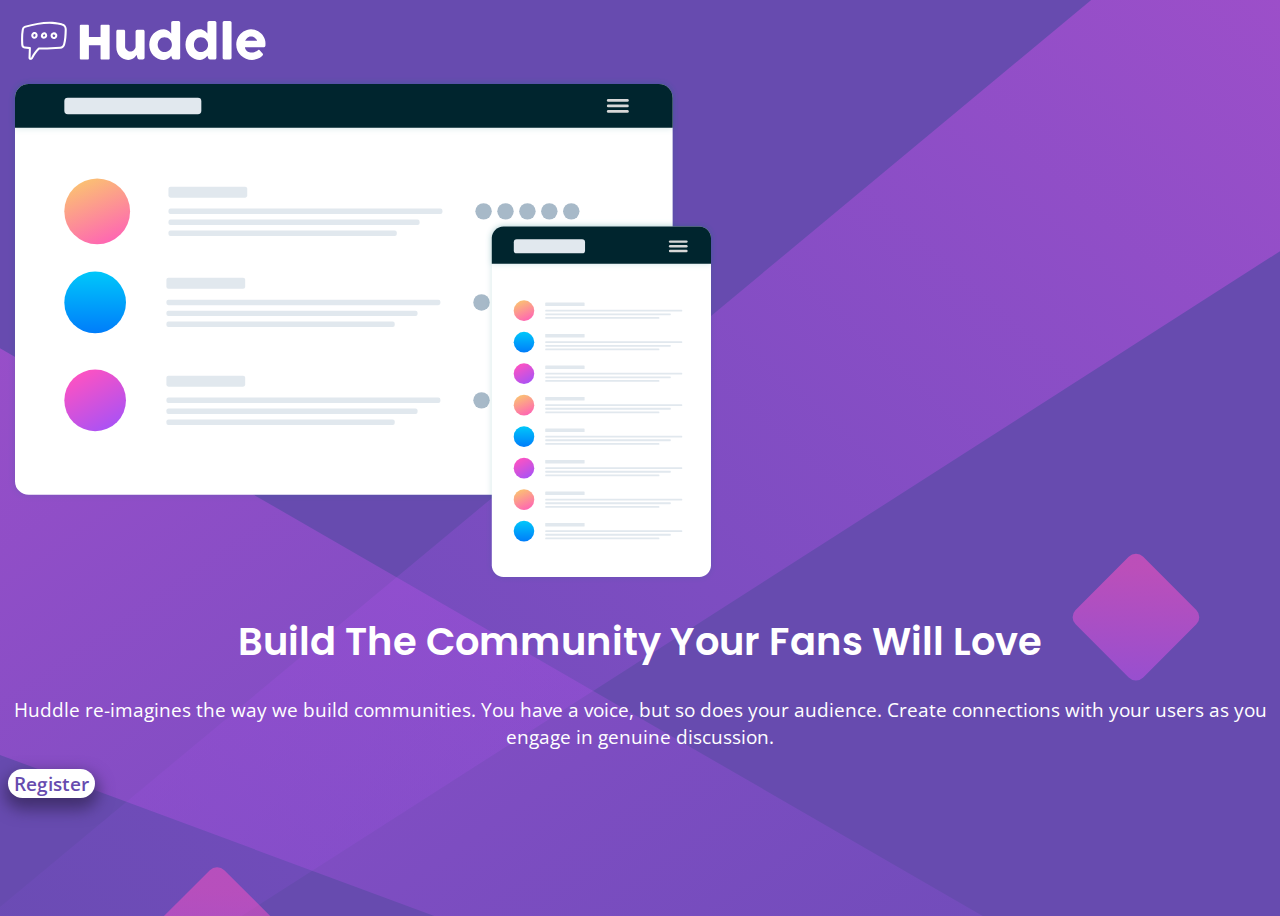
<file: 1-huddle-landing-page-with-a-single-introductory-section/Solution/index.html>
<!DOCTYPE html>
<html lang="en">
<head>
  <meta charset="UTF-8">
  <meta name="viewport" content="width=device-width, initial-scale=1.0"> <!-- displays site properly based on user's device -->

  <link rel="icon" type="image/png" sizes="32x32" href="">
  
  <title>Frontend Mentor | Huddle landing page with single introductory section</title>

  <!-- Feel free to remove these styles or customise in your own stylesheet 👍 -->
  <style>
    .attribution { font-size: 11px; text-align: center; }
    .attribution a { color: hsl(228, 45%, 44%); }
  </style>
  <!-- <link rel="stylesheet" href="https://unpkg.com/@picocss/pico@latest/css/pico.min.css"> -->
  <link rel="stylesheet" href="https://cdnjs.cloudflare.com/ajax/libs/font-awesome/6.1.1/css/all.min.css" integrity="sha512-KfkfwYDsLkIlwQp6LFnl8zNdLGxu9YAA1QvwINks4PhcElQSvqcyVLLD9aMhXd13uQjoXtEKNosOWaZqXgel0g==" crossorigin="anonymous" referrerpolicy="no-referrer" />
  <link href="https://cdn.jsdelivr.net/npm/bootstrap@5.1.3/dist/css/bootstrap.min.css" rel="stylesheet" integrity="sha384-1BmE4kWBq78iYhFldvKuhfTAU6auU8tT94WrHftjDbrCEXSU1oBoqyl2QvZ6jIW3" crossorigin="anonymous">
  <link rel="stylesheet" href="styles.css">
  <link rel="shortcut icon" href="./images/favicon.png" type="image/x-icon">
</head>
<body>

  <main>
    <div class="container">
      <header class="pb-5 pt-4">
        <div class="container">
          <img class="float-start" id="logoimage" src="./images/logo.svg" alt=""></div>
      </header>
      <section class="pt-5 pb-5">
        <img id="heroimage" class="img-fluid" src="./images/illustration-mockups.svg" alt="">
      </section>
      <article class="py-5">
        <h1>Build The Community Your Fans Will Love</h1>
        <p>
          Huddle re-imagines the way we build communities. You have a voice, but so does your audience.
          Create connections with your users as you engage in genuine discussion.
        </p>
        <div class="py-5 d-grid gap-2 col-7 mx-auto">
          <button class="cta btn btn-primary py-3" type="button">Register</button>
        </div>
      </article>
      <footer class="py-5">
          <div class="row">
            <div class="col text-end">
              <span class="social-button fa-stack fa-lg">
                <i class="fa-solid fa-o fa-stack-2x fa-inverse"></i>
                <i class="fa-brands fa-facebook-f fa-inverse fa-stack-1x"></i>
              </span>
            </div>
            <div class="col text-center">
              <span class="social-button fa-stack fa-lg">
                <i class="fa-solid fa-o fa-stack-2x fa-inverse"></i>
                <i class="fa-brands fa-twitter fa-inverse fa-stack-1x"></i>
              </span>
            </div>
            <div class="col text-start">
              <span class="social-button fa-stack fa-lg">
                <i class="fa-solid fa-o fa-stack-2x fa-inverse"></i>
                <i class="fa-brands fa-instagram fa-inverse fa-stack-1x"></i>
                </span>
            </div>
          </div>
      </footer>
    </div>
  </main>

  <!-- <div>
    <p class="attribution">
      Challenge by <a href="https://www.frontendmentor.io?ref=challenge" target="_blank">Frontend Mentor</a>. 
      Coded by <a href="#">Your Name Here</a>.
    </p>
  </div> -->
  <script src="https://cdn.jsdelivr.net/npm/bootstrap@5.1.3/dist/js/bootstrap.bundle.min.js" integrity="sha384-ka7Sk0Gln4gmtz2MlQnikT1wXgYsOg+OMhuP+IlRH9sENBO0LRn5q+8nbTov4+1p" crossorigin="anonymous"></script>
</body>
</html>
</file>
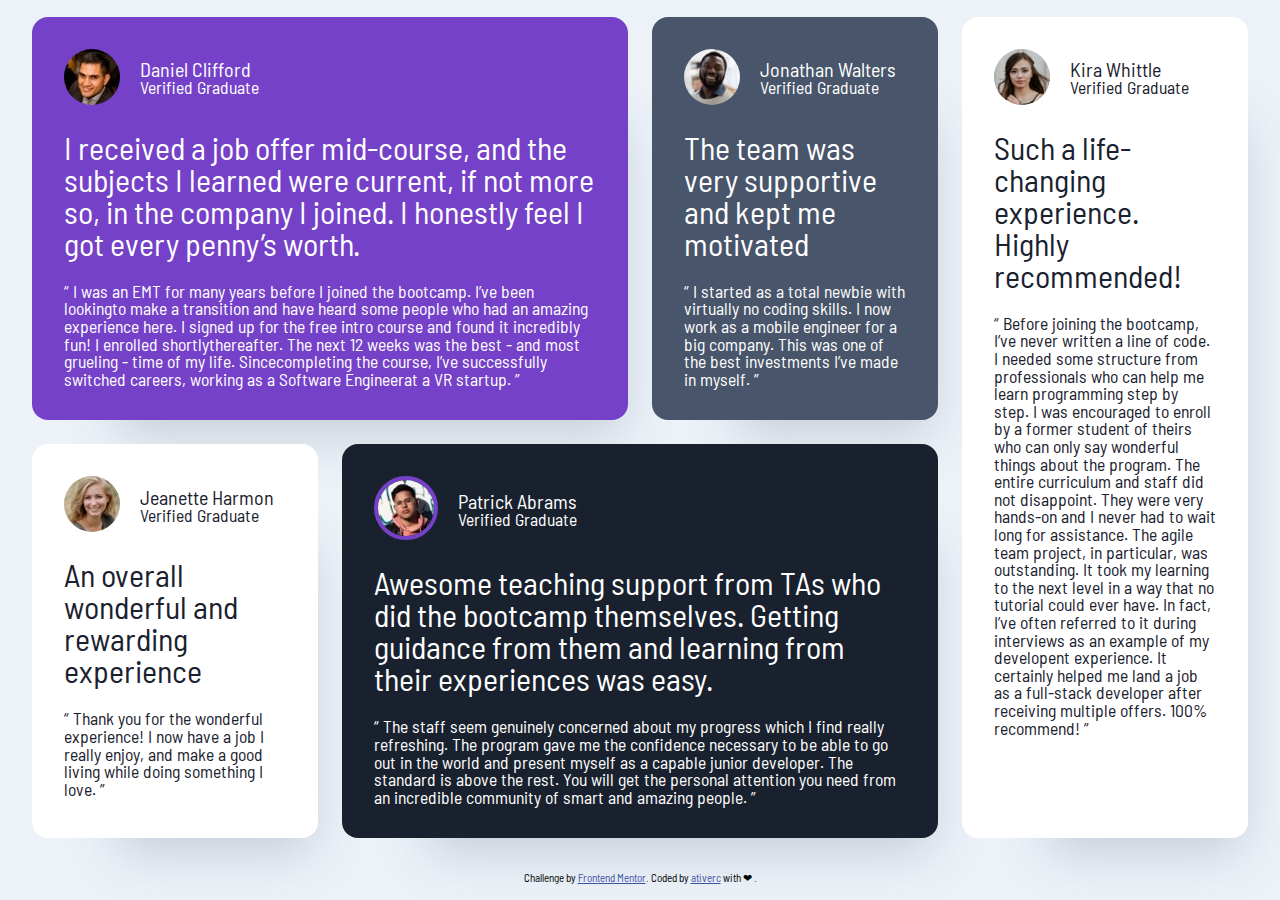
<file: Challenges/2-testimonials-grid-section-main/Solution/index.html>
<!DOCTYPE html>
<html lang="en">
<head>
  <meta charset="UTF-8">
  <meta name="viewport" content="width=device-width, initial-scale=1.0"> <!-- displays site properly based on user's device -->

  <link rel="icon" type="image/png" sizes="32x32" href="./images/favicon-32x32.png">
  <link rel="preconnect" href="https://fonts.googleapis.com">
  <link href="https://fonts.googleapis.com/css2?family=Barlow+Semi+Condensed:wght@500;600&display=swap"
    rel="stylesheet">
  <title>Frontend Mentor | Testimonial Grid </title>
  <link rel="stylesheet" href="./meyer.css">
  <link rel="stylesheet" href="styles.css">
  <!-- Feel free to remove these styles or customise in your own stylesheet 👍 -->
  <style>
    .attribution { font-size: 11px; text-align: center; }
    .attribution a { color: hsl(228, 45%, 44%); }
  </style>
</head>
<body>
  <div class="container">
    <div class="testimonial-grid">
      <article class="testimonial t-one">
        <div class="testimonial-header">
          <div><img src="./images/image-daniel.jpg" alt=""></div>
          <div>
            <h2 class="name">Daniel Clifford</h2>
            <p class="verified-label">Verified Graduate</p>
          </div>
        </div>
        <p class="t-quote">
          I received a job offer mid-course, and the subjects I learned were current, if not more so,
          in the company I joined. I honestly feel I got every penny’s worth.
        </p>
        <p class="t-message">
          “ I was an EMT for many years before I joined the bootcamp. I’ve been lookingto make a transition and have heard some people who had an amazing experience here. I signed up for the free intro course and found it incredibly fun! I enrolled shortlythereafter. The next 12 weeks was the best - and most grueling - time of my life. Sincecompleting the course, I’ve successfully switched careers, working as a Software Engineerat a VR startup. ”
        </p>
      </article>
      <article class="testimonial t-two">
        <div class="testimonial-header">
          <div><img src="./images/image-jonathan.jpg" alt=""></div>
          <div>
            <h2 class="name">Jonathan Walters</h2>
            <p class="verified-label">Verified Graduate</p>
          </div>
        </div>
        <p class="t-quote">The team was very supportive and kept me motivated</p>
        <p class="t-message">
          “ I started as a total newbie with virtually no coding skills. I now work as a mobile engineer
          for a big company. This was one of the best investments I’ve made in myself. ”
        </p>
      </article>
      <article class="testimonial t-three">
        <div class="testimonial-header">
          <div><img src="./images/image-jeanette.jpg" alt=""></div>
          <div>
            <h2 class="name">Jeanette Harmon</h2>
            <p class="verified-label">Verified Graduate</p>
          </div>
        </div>
        <p class="t-quote">An overall wonderful and rewarding experience</p>
        <p class="t-message">
          “ Thank you for the wonderful experience! I now have a job I really enjoy, and make a good living
          while doing something I love. ”
        </p>
      </article>
      <article class="testimonial t-four">
        <div class="testimonial-header">
          <div><img src="./images/image-patrick.jpg" alt=""></div>
          <div>
            <h2 class="name">Patrick Abrams</h2>
            <p class="verified-label">Verified Graduate</p>
          </div>
        </div>
        <p class="t-quote">
          Awesome teaching support from TAs who did the bootcamp themselves. Getting guidance from them and
          learning from their experiences was easy.
        </p>
        <p class="t-message">
          “ The staff seem genuinely concerned about my progress which I find really refreshing. The program
          gave me the confidence necessary to be able to go out in the world and present myself as a capable
          junior developer. The standard is above the rest. You will get the personal attention you need from
          an incredible community of smart and amazing people. ”
        </p>
      </article>
      <article class="testimonial t-five">
        <div class="testimonial-header">
          <div><img src="./images/image-kira.jpg" alt=""></div>
          <div>
            <h2 class="name">Kira Whittle</h2>
            <p class="verified-label">Verified Graduate</p>
          </div>
        </div>
        <p class="t-quote">Such a life-changing experience. Highly recommended!</p>
        <p class="t-message">
          “ Before joining the bootcamp, I’ve never written a line of code. I needed some structure from professionals who can help me learn programming step by step. I was encouraged to enroll by a former student of theirs who can only say wonderful things about the program. The entire curriculum and staff did not disappoint. They were very hands-on and I never had to wait long for assistance. The agile team project, in particular, was outstanding. It took my learning to the next level in a way that no tutorial could ever have. In fact, I’ve often referred to it during interviews as an example of my developent experience. It certainly helped me land a job as a full-stack developer after receiving multiple offers. 100% recommend! ”
        </p>
      </article>
    </div>
    
    <div class="attribution">
      Challenge by <a href="https://www.frontendmentor.io?ref=challenge" target="_blank">Frontend Mentor</a>.
      Coded by <a href="https://github.com/Ativerc/">ativerc</a> with ❤ <!--and lots of 🤦 as well. -->.
    </div>
  </div>
</body>
</html>
</file>
<file: 1-huddle-landing-page-with-a-single-introductory-section/Solution/styles.css>
@import url('https://fonts.googleapis.com/css2?family=Open+Sans&family=Poppins:wght@400;600&display=swap');


body {
    background-color: hsl(257, 40%, 49%);
    background-image: url("./images/bg-mobile.svg");
    background-repeat: no-repeat;
    background-size: 100vw;
}

main {
    height: 100vh;
}

#logoimage {
    max-width: 40%;
}

article {
    color: white;
    font-size: 1.2rem;
    text-align: center;
}

article h1 {
    font-weight: 600;
    font-family: 'Poppins', sans-serif;
}

article p {
    font-family: 'Open Sans', sans-serif;
    font-weight: 400;
}

.cta {
    display: block;
    font-family: 'Open Sans', sans-serif;
    font-weight: 600;
    color: hsl(257, 40%, 49%);
    font-size: 1.2rem;

    background-color: #fff;
    border: none;
    border-radius: 2rem;
    border-color: inherit;

    box-shadow: 0 .5rem 1rem .2rem #412f6e;
}


.cta:active, .cta:hover {
    background-color: hsl(300, 69%, 71%);
    color: white;
    border-color: inherit;
}

.social-button i:hover {
    color: hsl(300, 69%, 71%);
}
</file>
<file: Challenges/2-testimonials-grid-section-main/Solution/styles.css>
/* Variables */
:root {
/* Colors */
    /* Primary */
    --violet: hsl(263, 55%, 52%);
    --dark-gray: hsl(217, 19%, 35%);
    --blackish-blue: hsl(219, 29%, 14%);
    --white: hsl(0, 0%, 100%);

    /* Neutral */
    --gray: hsl(0, 0%, 81%);
    --grayish-blue: hsl(210, 46%, 95%);
}

/* Box sizing rules */
*, *::before, *::after {
    box-sizing: border-box;
}

/* Utilities */

/* Global CSS */

body {
    font-family: 'Barlow Semi Condensed', sans-serif;
    font-family: 500;
    background-color: var(--grayish-blue);
}

.container {
    margin: 0 auto;
    display: grid;
    justify-content: center;
    align-content: space-around;
    max-width: 95%;
    height: 100vh;
}

h2 {
    font-size: 1.25rem;
}

.verified-label {
    font-size: 1.1rem;
}

.testimonial-grid {
    display: grid;
    grid-auto-columns: 1fr;
    gap: 1.5rem;
}

.testimonial {
    padding: 2rem;
    color: var(--white);
    border-radius: 1rem;

    box-shadow: 2.5rem 3.75rem 3rem -3rem hsl(217 19% 35% / 0.25);;
}

.testimonial-header {
    display: flex;
    flex-direction: row;
    align-items: center;
}

.testimonial-header div:last-child {
    padding-left: 1.25rem;
}

.testimonial img {
    max-width: 100%;
    aspect-ratio: 1;
    border-radius: 50%;
}

.t-quote {
    font-size: 2rem;
    padding-top: 1.5rem;
}

.t-message {
    padding-top: 1.5rem;
    font-size: 1.1rem;
}

.t-one {
    background-color: var(--violet);
}

.t-two {
    background-color: var(--dark-gray);
}

.t-three, .t-five {
    background-color: var(--white);
    color: var(--blackish-blue);
}

.t-four{
    color: var(--white);
    background-color: var(--blackish-blue);
}

.t-four img {
    border: .25rem solid var(--violet);
}

@media screen and (min-width: 700px) {
    .testimonial-grid {
        grid-template-columns: repeat(4, 1fr);
    }
    .t-one {
        grid-column-end: span 2;
    }

    .t-four {
        grid-column-start: 2;
        grid-column-end: span 2;
    }
    .t-three {
        grid-row-start: 2;
    }
    .t-five {
        grid-column-start: 4;
        grid-row-start: 1;
        grid-row-end: 3;
    }
}
</file>
<file: Challenges/2-testimonials-grid-section-main/Solution/meyer.css>
/* http://meyerweb.com/eric/tools/css/reset/ 
   v2.0 | 20110126
   License: none (public domain)
*/

html, body, div, span, applet, object, iframe,
h1, h2, h3, h4, h5, h6, p, blockquote, pre,
a, abbr, acronym, address, big, cite, code,
del, dfn, em, img, ins, kbd, q, s, samp,
small, strike, strong, sub, sup, tt, var,
b, u, i, center,
dl, dt, dd, ol, ul, li,
fieldset, form, label, legend,
table, caption, tbody, tfoot, thead, tr, th, td,
article, aside, canvas, details, embed, 
figure, figcaption, footer, header, hgroup, 
menu, nav, output, ruby, section, summary,
time, mark, audio, video {
	margin: 0;
	padding: 0;
	border: 0;
	font-size: 100%;
	font: inherit;
	vertical-align: baseline;
}
/* HTML5 display-role reset for older browsers */
article, aside, details, figcaption, figure, 
footer, header, hgroup, menu, nav, section {
	display: block;
}
body {
	line-height: 1;
}
ol, ul {
	list-style: none;
}
blockquote, q {
	quotes: none;
}
blockquote:before, blockquote:after,
q:before, q:after {
	content: '';
	content: none;
}
table {
	border-collapse: collapse;
	border-spacing: 0;
}
</file>
